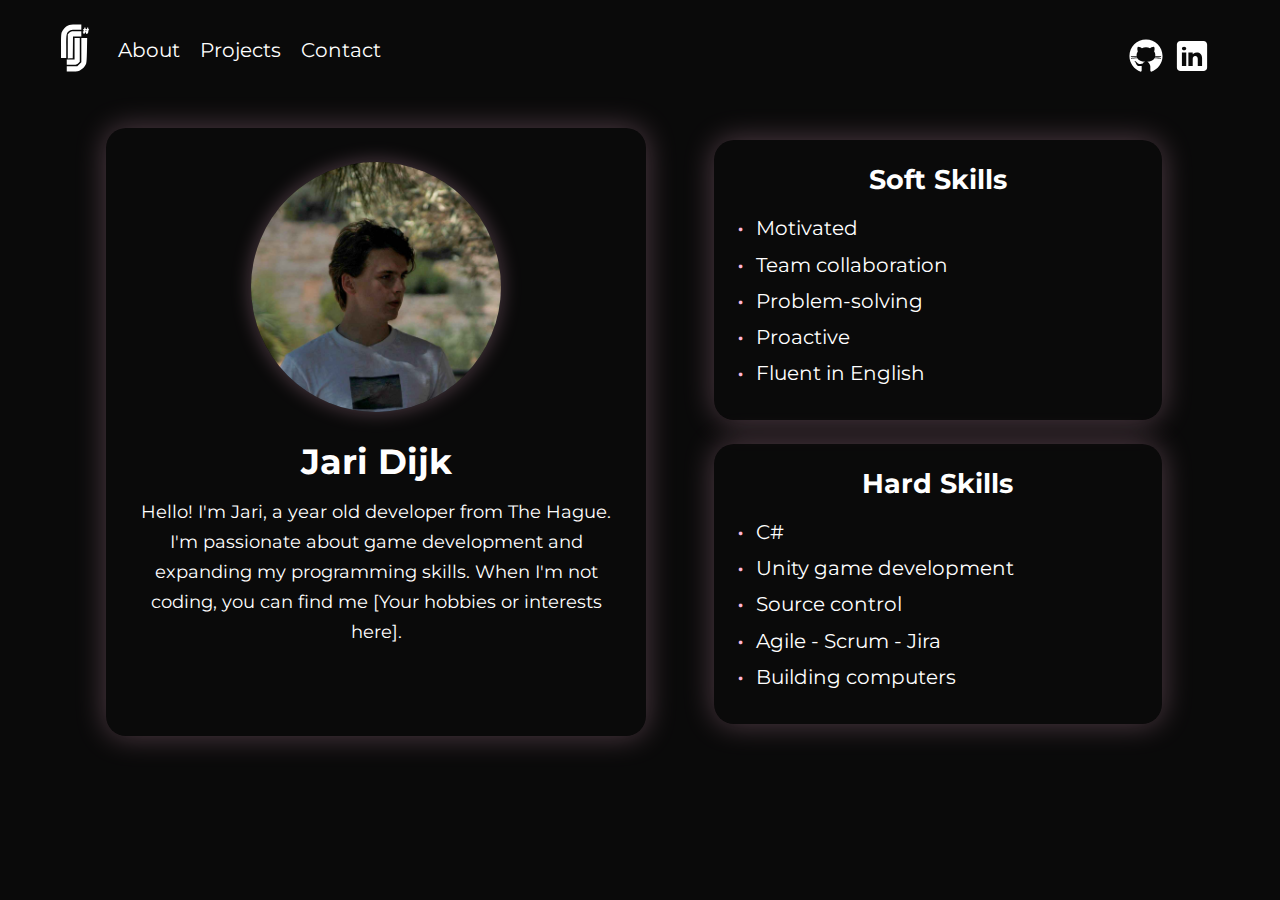
<file: about/index.html>
<!DOCTYPE html>
<html lang="en">
<head>
    <title>About</title>
    <link rel="stylesheet" href="/css/base-layout.css">
    <link rel="stylesheet" href="/css/about.css">
    <script src="/js/load-header.js"></script>
</head>
<body>
    <!-- Placeholder for the header -->
    <div id="header"></div>
 
    <div class="container">
        <section class="profile-section">
            <img src="/assets/imgs/profile.jpg" alt="Jari Dijk" class="profile-image">
            <h1 class="profile-name">Jari Dijk</h1>
            <p class="profile-bio">
                Hello! I'm Jari, a <span id="age"></span> year old developer from The Hague. I'm passionate about game development and expanding my programming skills. When I'm not coding, you can find me [Your hobbies or interests here].
            </p>
        </section>

        <section class="skills-section">
            <div class="skills-card soft-skills">
                <h2>Soft Skills</h2>
                <ul>
                    <li>Motivated</li>
                    <li>Team collaboration</li>
                    <li>Problem-solving</li>
                    <li>Proactive</li>
                    <li>Fluent in English</li>
                </ul>
            </div>
            <div class="skills-card hard-skills">
                <h2>Hard Skills</h2>
                <ul>
                    <li>C#</li>
                    <li>Unity game development</li>
                    <li>Source control</li>
                    <li>Agile - Scrum - Jira</li>
                    <li>Building computers</li>
                </ul>
            </div>
        </section>
            
    </div>
</body>
</html>
</file>
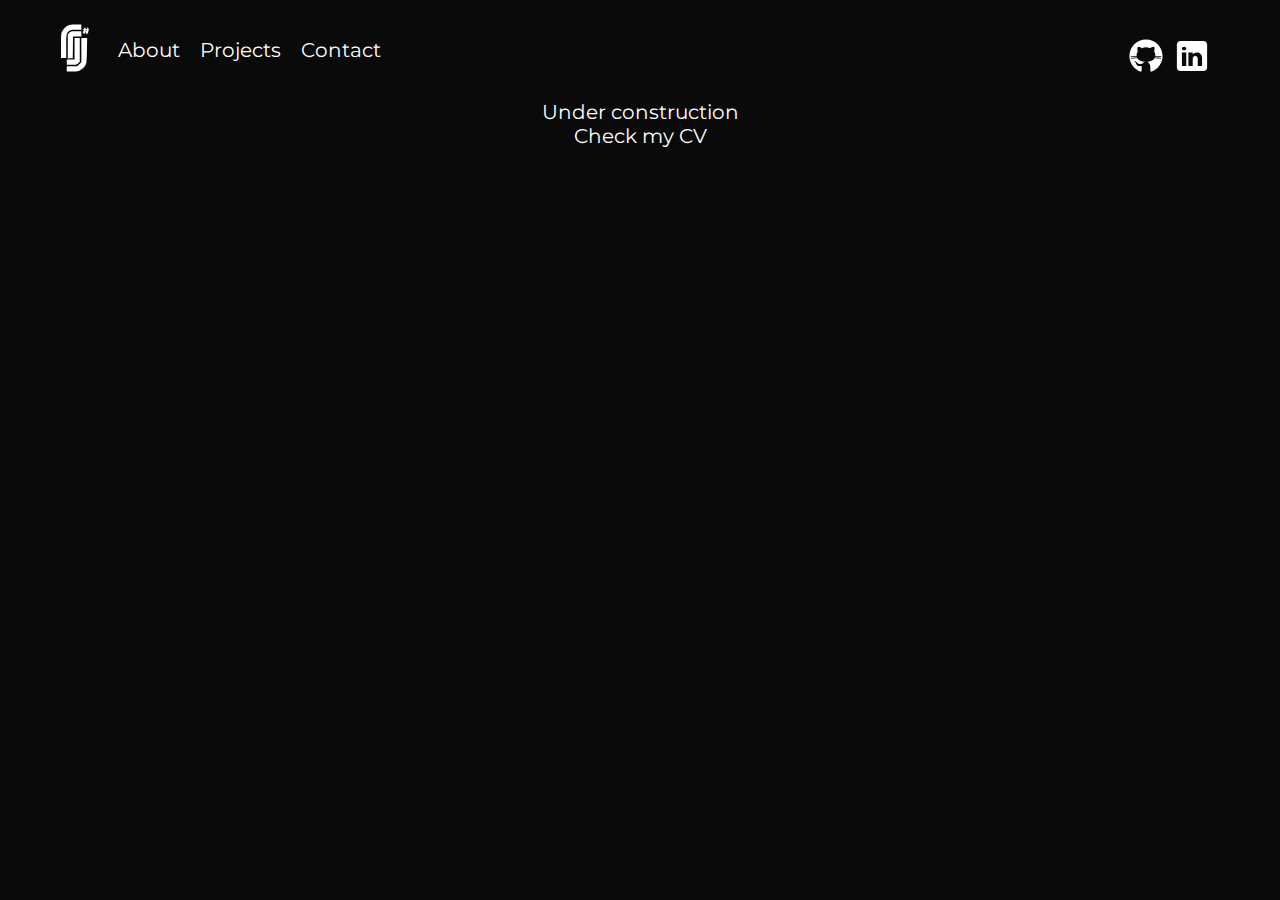
<file: contact/index.html>
<!DOCTYPE html>
<html lang="en">
<head>
    <title>Contact</title>
    <link rel="stylesheet" href="/css/base-layout.css" />
    <link rel="stylesheet" href="/css/contact.css" />
    <script src="/js/load-header.js"></script>
</head>
<body>
     <!-- Placeholder for the header -->
     <div id="header"></div>
    
     <p> Under construction </p>
     <p> Check my CV </p>
</body>
</file>
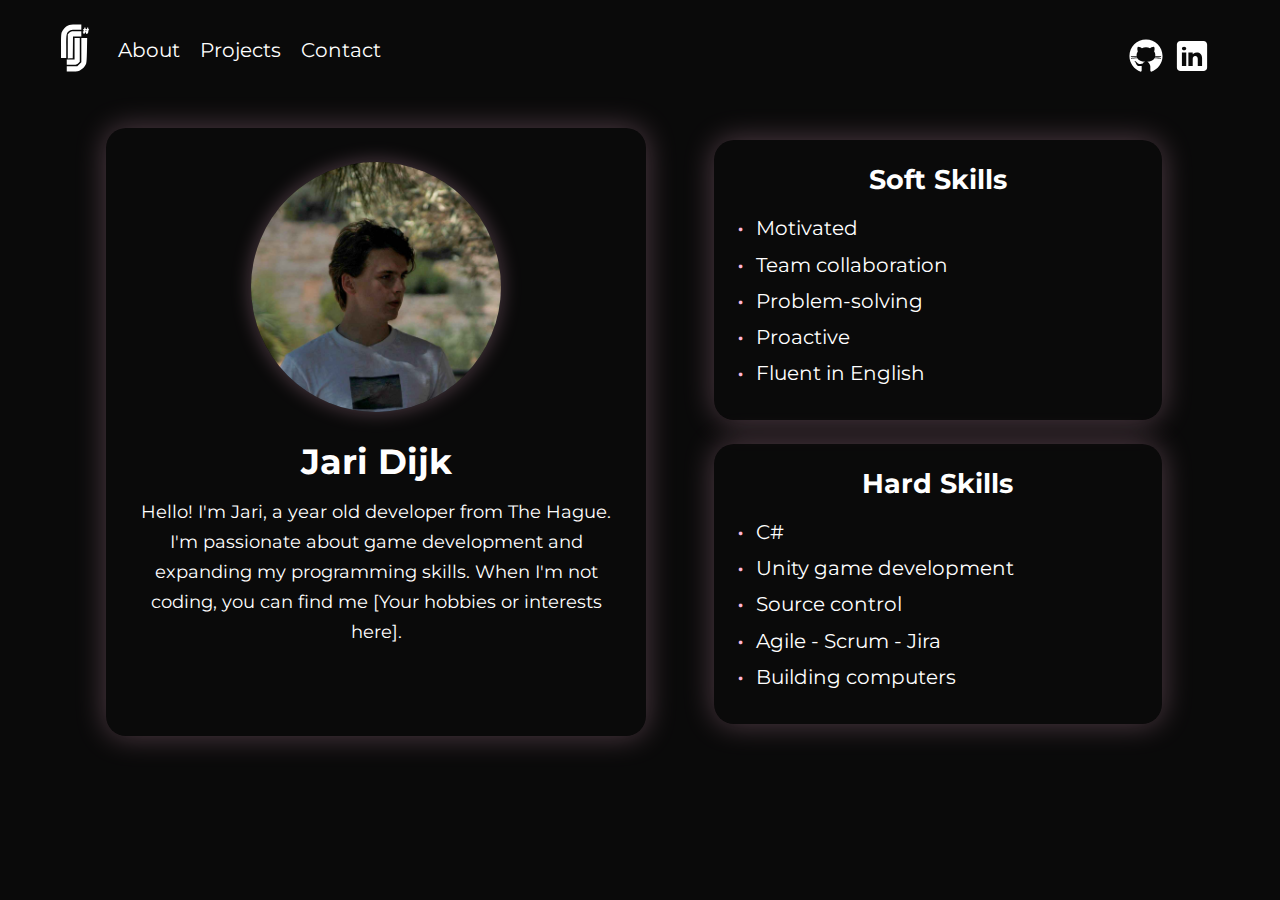
<file: about.html>
<!DOCTYPE html>
<html lang="en">
<head>
    <title>About</title>
    <link rel="stylesheet" href="/css/base-layout.css">
    <link rel="stylesheet" href="/css/about.css">
    <script src="/js/scripts.js"></script>
</head>
<body>
    <!-- Placeholder for the header -->
    <div id="header"></div>
 
    <div class="container">
        <section class="profile-section">
            <img src="/assets/imgs/profile.jpg" alt="Jari Dijk" class="profile-image">
            <h1 class="profile-name">Jari Dijk</h1>
            <p class="profile-bio">
                Hello! I'm Jari, a <span id="age"></span> year old developer from The Hague. I'm passionate about game development and expanding my programming skills. When I'm not coding, you can find me [Your hobbies or interests here].
            </p>
        </section>

        <section class="skills-section">
            <div class="skills-card soft-skills">
                <h2>Soft Skills</h2>
                <ul>
                    <li>Motivated</li>
                    <li>Team collaboration</li>
                    <li>Problem-solving</li>
                    <li>Proactive</li>
                    <li>Fluent in English</li>
                </ul>
            </div>
            <div class="skills-card hard-skills">
                <h2>Hard Skills</h2>
                <ul>
                    <li>C#</li>
                    <li>Unity game development</li>
                    <li>Source control</li>
                    <li>Agile - Scrum - Jira</li>
                    <li>Building computers</li>
                </ul>
            </div>
        </section>
            
    </div>
</body>
</html>
</file>
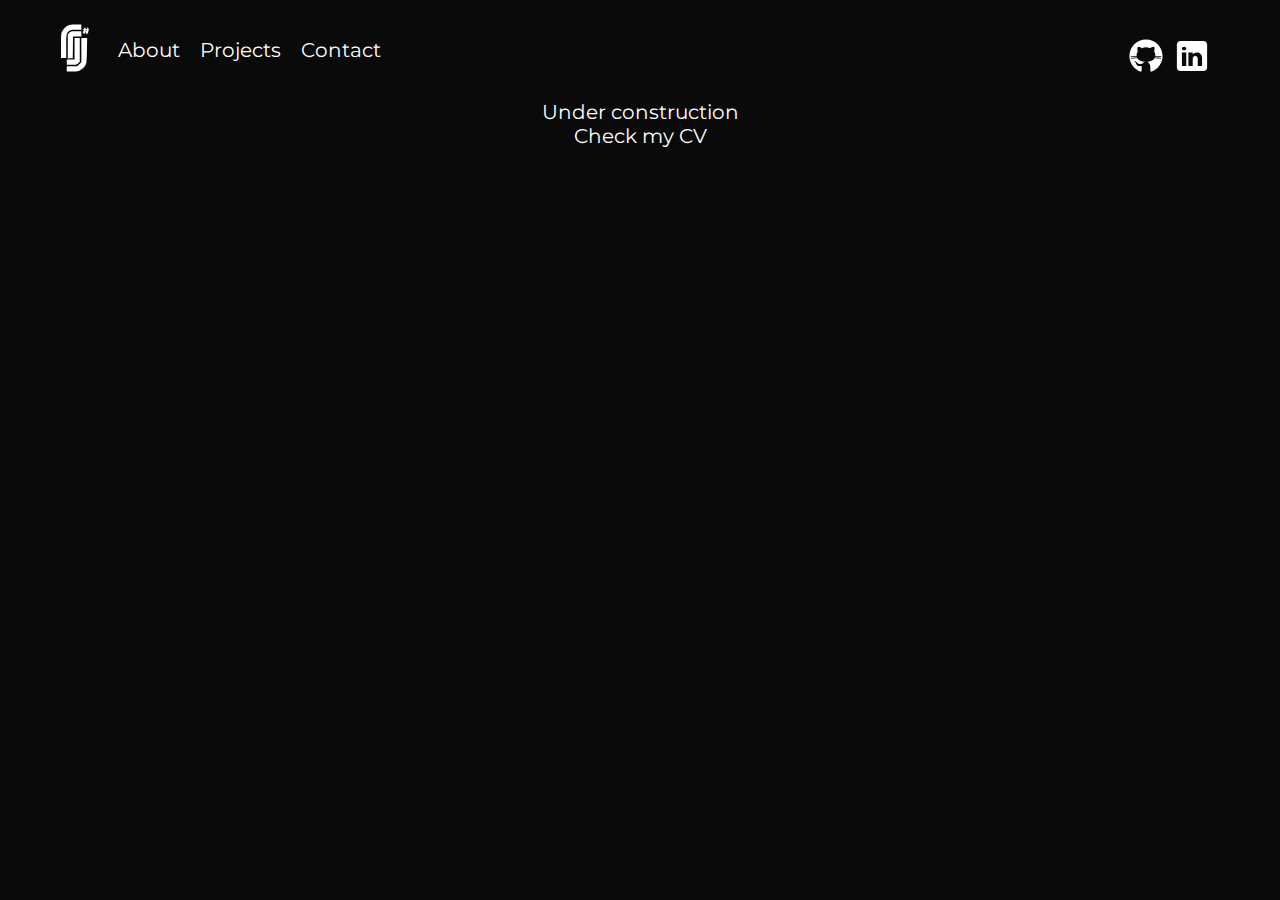
<file: contact.html>
<!DOCTYPE html>
<html lang="en">
<head>
    <title>Contact</title>
    <link rel="stylesheet" href="/css/base-layout.css" />
    <link rel="stylesheet" href="/css/contact.css" />
    <script src="/js/scripts.js"></script>
</head>
<body>
     <!-- Placeholder for the header -->
     <div id="header"></div>
    
     <p> Under construction </p>
     <p> Check my CV </p>
</body>
</file>
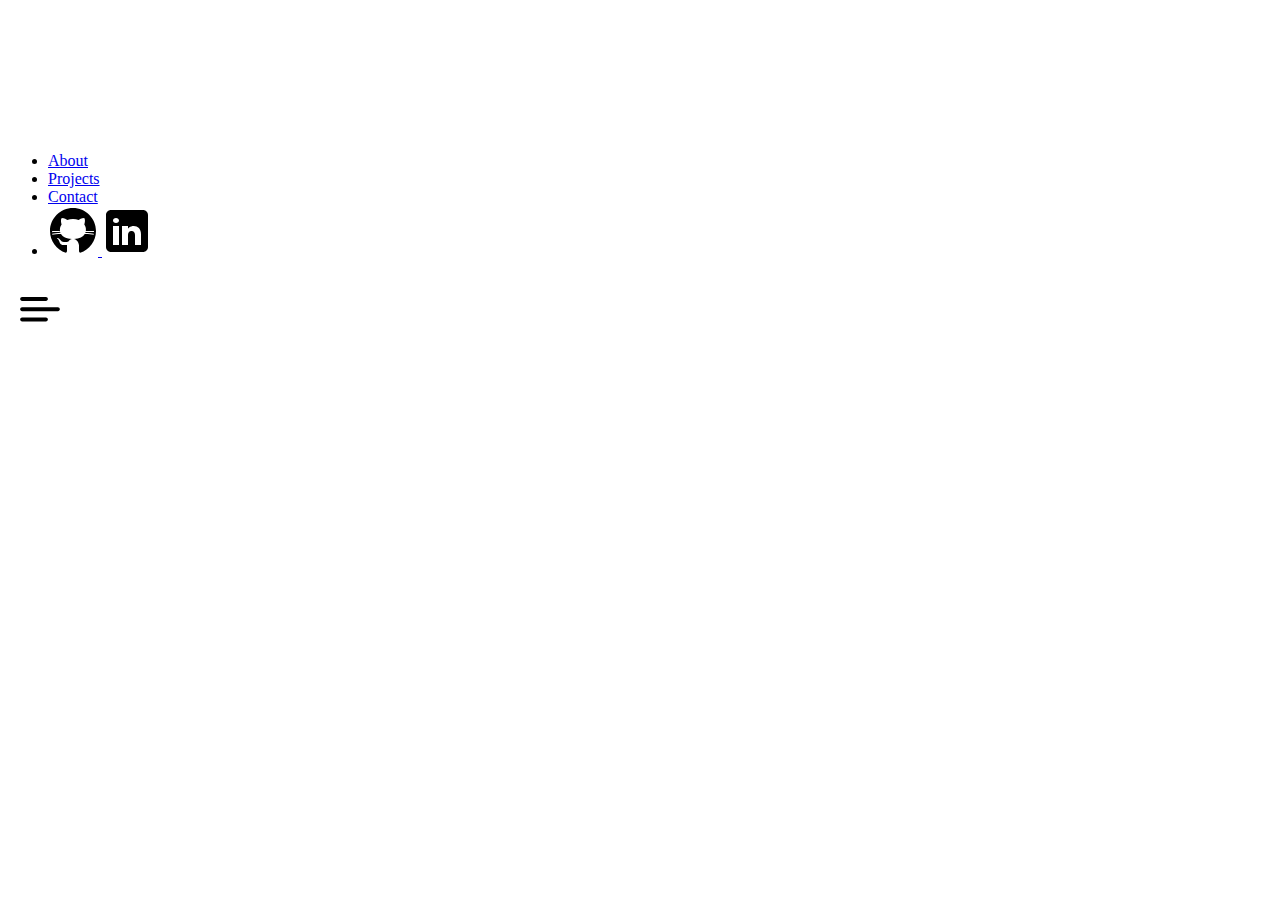
<file: header.html>
<html lang="en">
<head>
    <meta charset="UTF-8">
    <meta name="viewport" content="width=device-width, initial-scale=1.0">
    <link rel="preconnect" href="https://fonts.googleapis.com">
    <link rel="preconnect" href="https://fonts.gstatic.com" crossorigin>
    <link href="https://fonts.googleapis.com/css2?family=Montserrat:ital,wght@0,100..900;1,100..900&display=swap" rel="stylesheet">
    <link rel="icon" type="image/x-icon" href="/assets/favicon.svg">
</head>
<body>
    <header>
        <div class="logo">
            <a href="/"><img src="/assets/logo.svg" alt="Logo"></a>
        </div>
            <nav>
                <div class="nav-links">
                    <ul>
                        <li><a href="/about/">About</a></li>
                        <li><a href="/projects/">Projects</a></li>
                        <li><a href="/contact/">Contact</a></li>

                        <li class="socials">
                            <a href="https://github.com/JariPD"><img src="/assets/imgs/github.svg" alt="" class="filter-white"> </a>
                            <a href="https://www.linkedin.com/in/jari-dijk-59012a250/"> <img src="/assets/imgs/linkedin.svg" alt="" class="filter-white"> </a>
                        </li>
                    </ul>
                    
                </div>
            </nav>
        
        <div class="hamburger" id="hamburger">
            <img src="/assets/imgs/hamburger.svg" alt="hamburger" class="filter-white">
        </div>     
    </header>
</body>
</html>
</file>
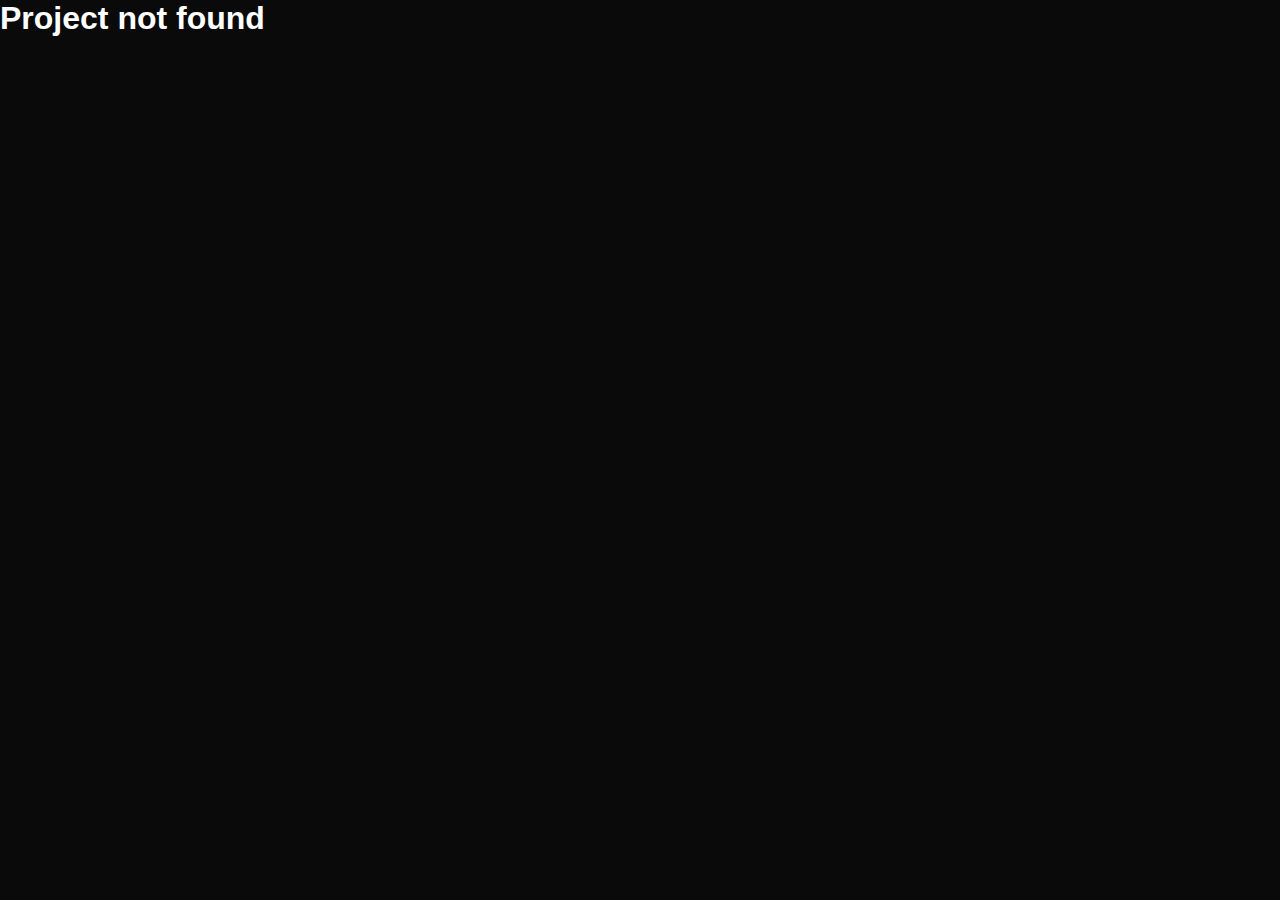
<file: project-page.html>
<!DOCTYPE html>
<html lang="en">
<head>
    <title>Project Titel</title>
    <link rel="stylesheet" href="/css/base-layout.css" />
    <link rel="stylesheet" href="/css/project-page.css" />
    <script src="/js/load-header.js"></script>
    <script src="/js/project-loader.js" defer></script> <!-- Make sure this script is loaded after DOM -->
</head>
<body>
     <!-- Placeholder for the header -->
     <div id="header"></div>

    <div class="container">
        <div class="project-content">
            <h1 id="project-title">Project Titel</h1>
            
            <div class="video-container" id="video-container">
                <iframe id="project-video" frameborder="0" allowfullscreen></iframe>
            </div>
            
            <div class="project-info">
                <h2>Project Details</h2>
                <p><span id="project-duration"></span></p>
                <p><span id="project-description"></span></p>
            </div>
            
            <div class="project-info">
                <h2>Gebruikte Technologieën</h2>
                <ul class="tech-list" id="project-technologies">
                </ul>
            </div>
            
            <div class="project-info" id="project-team-section">
                <h2>Teamleden en Rollen</h2>
                <ul class="team-list" id="project-team">
                </ul>
            </div>
        </div>
    </div>
</body>
</html>
</file>
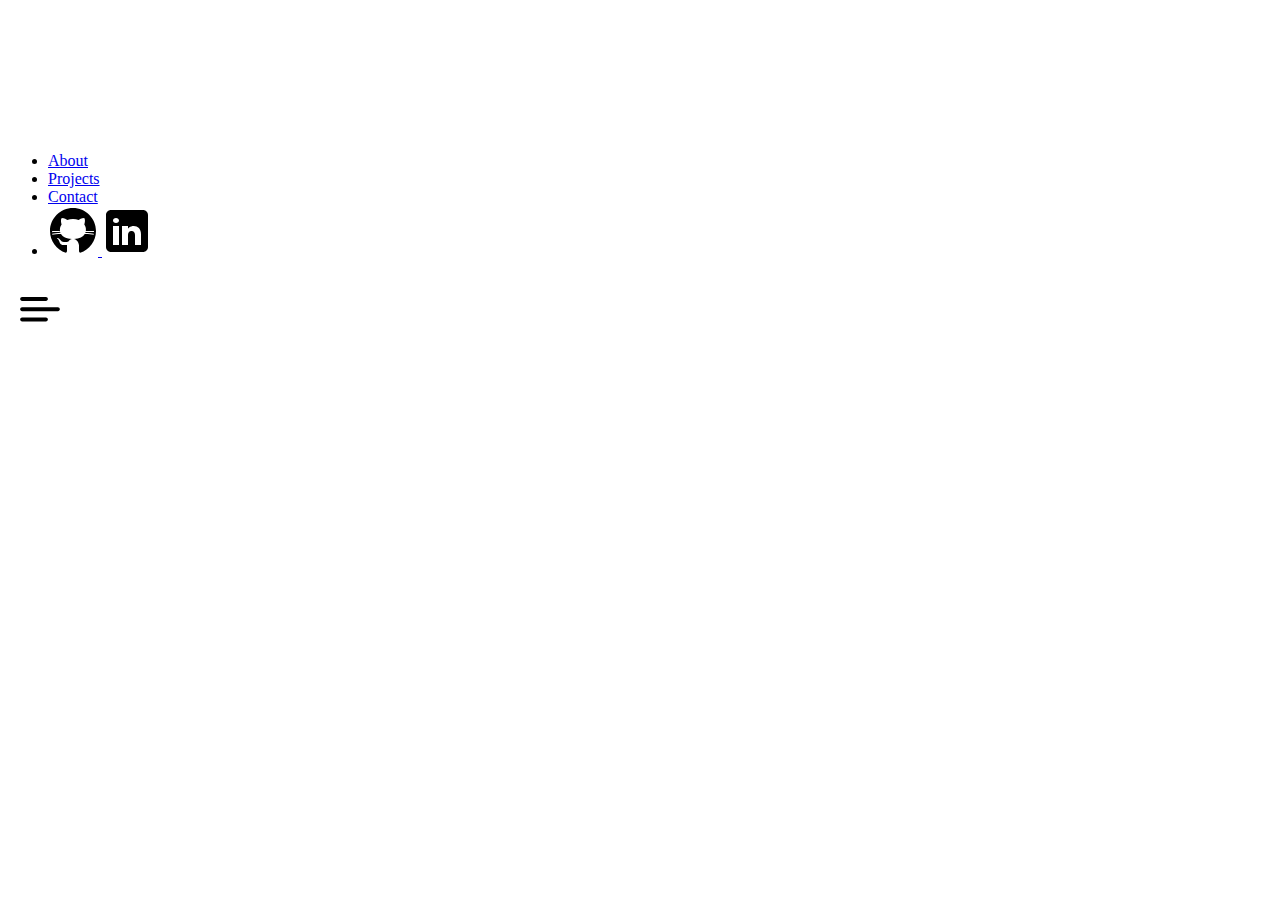
<file: pages/header.html>
<html lang="en">
<head>
    <meta charset="UTF-8">
    <meta name="viewport" content="width=device-width, initial-scale=1.0">
    <link rel="preconnect" href="https://fonts.googleapis.com">
    <link rel="preconnect" href="https://fonts.gstatic.com" crossorigin>
    <link href="https://fonts.googleapis.com/css2?family=Montserrat:ital,wght@0,100..900;1,100..900&display=swap" rel="stylesheet">
    <link rel="icon" type="image/x-icon" href="/assets/favicon.svg">
</head>
<body>
    <header>
        <div class="logo">
            <a href="index.html"><img src="/assets/logo.svg" alt="Logo"></a>
        </div>
            <nav>
                <div class="nav-links">
                    <ul>
                        <li><a href="about.html">About</a></li>
                        <li><a href="projects.html">Projects</a></li>
                        <li><a href="contact.html">Contact</a></li>

                        <li class="socials">
                            <a href="https://github.com/JariPD"><img src="/assets/imgs/github.svg" alt="" class="filter-white"> </a>
                            <a href="https://www.linkedin.com/in/jari-dijk-59012a250/"> <img src="/assets/imgs/linkedin.svg" alt="" class="filter-white"> </a>
                        </li>
                    </ul>
                    
                </div>
            </nav>
        
        <div class="hamburger" id="hamburger">
            <img src="/assets/imgs/hamburger.svg" alt="hamburger" class="filter-white">
        </div>     
    </header>
</body>
</html>
</file>
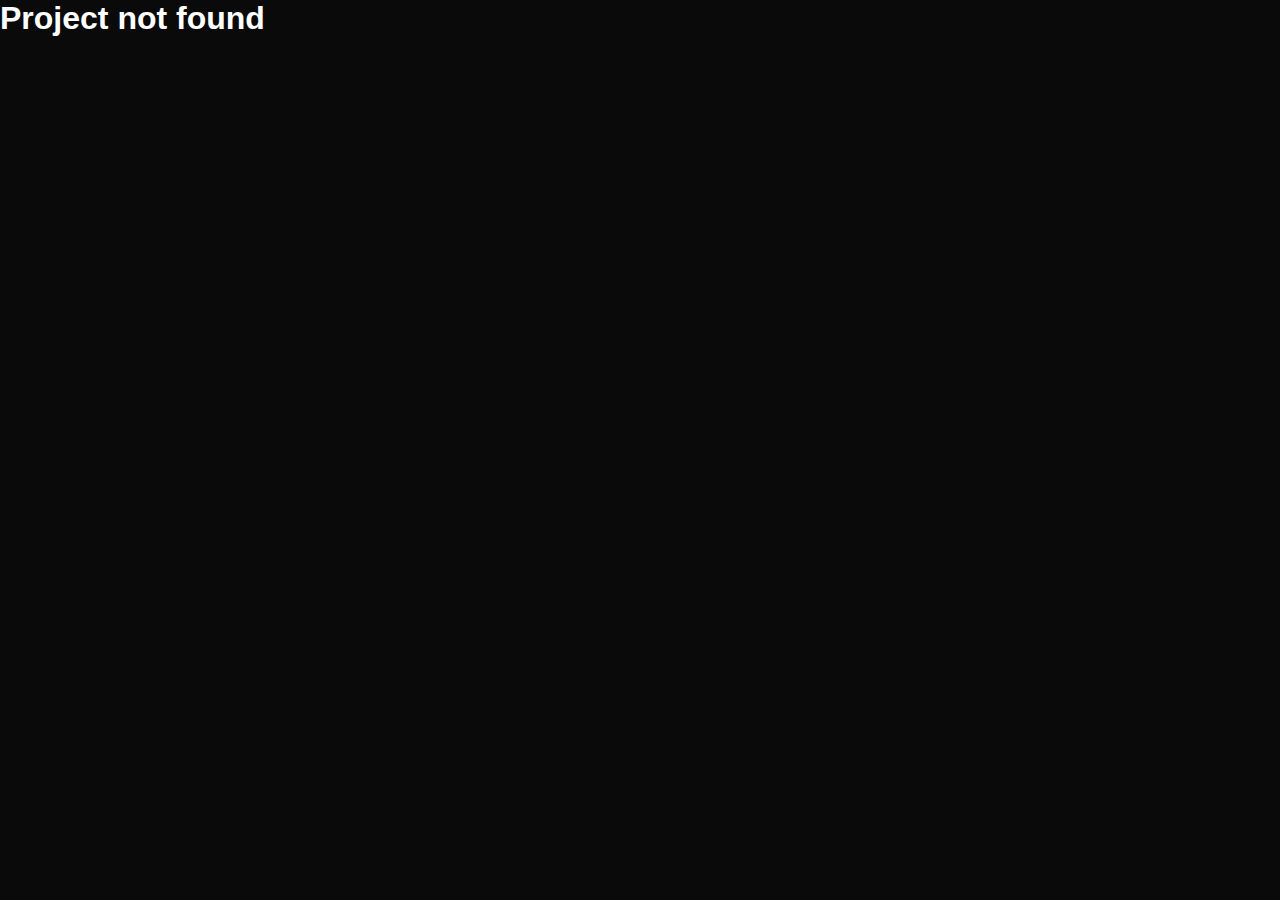
<file: pages/project-page.html>
<!DOCTYPE html>
<html lang="en">
<head>
    <title>Project Titel</title>
    <link rel="stylesheet" href="/css/base-layout.css" />
    <link rel="stylesheet" href="/css/project-page.css" />
    <script src="/js/scripts.js"></script>
    <script src="/js/project-loader.js" defer></script> <!-- Make sure this script is loaded after DOM -->
</head>
<body>
     <!-- Placeholder for the header -->
     <div id="header"></div>

    <div class="container">
        <div class="project-content">
            <h1 id="project-title">Project Titel</h1>
            
            <div class="video-container" id="video-container">
                <iframe id="project-video" frameborder="0" allowfullscreen></iframe>
            </div>
            
            <div class="project-info">
                <h2>Project Details</h2>
                <p><span id="project-duration"></span></p>
                <p><span id="project-description"></span></p>
            </div>
            
            <div class="project-info">
                <h2>Gebruikte Technologieën</h2>
                <ul class="tech-list" id="project-technologies">
                </ul>
            </div>
            
            <div class="project-info" id="project-team-section">
                <h2>Teamleden en Rollen</h2>
                <ul class="team-list" id="project-team">
                </ul>
            </div>
        </div>
    </div>
</body>
</html>
</file>
<file: css/base-layout.css>
/* ========== VARIABLES ========== */
:root {
  --c-black: #05091e;
  --c-blue: #46b4ff;
  --c-gray: #b6b6b6;
  --c-pink: #ffb8d9;
  --c-pink-low: #ffb8d98a;
  --c-pink-low-alpha: 255, 184, 217, 0.8;
  --c-white: #fff;
  --background: #0a0a0a;
  --filter-pink-hover: invert(81%) sepia(17%) saturate(1023%) hue-rotate(294deg)
    brightness(102%) contrast(101%);
}

* {
  margin: 0;
  padding: 0;
  box-sizing: border-box;
}

/* Scrollbar customization */
*::-webkit-scrollbar {
  width: 8px;
}

*::-webkit-scrollbar-thumb {
  background-color: #444;
  border-radius: 6px;
}

*::-webkit-scrollbar-track {
  background-color: #222;
  border-radius: 6px;
}

/* ========== TYPOGRAPHY ========== */
body {
  font-family: "Montserrat", sans-serif;
  font-optical-sizing: auto;
  font-size: 1.25rem;
  color: white;
  background-color: var(--background);
}

/* ========== HEADER ========== */
header {
  display: flex;
  align-items: center;
  padding: 1.5rem 3rem;
  height: 100px;
}

.logo img {
  position: relative;
  max-height: 50px;
  z-index: 2;
}

/* ========== NAVIGATION ========== */
.nav-links ul {
  display: flex;
  list-style: none;
  padding-left: 10px;
}

.nav-links ul li {
  padding: 0 10px;
}

.nav-links ul li a {
  color: var(--base);
  text-decoration: none;
}

.nav-links ul li a:hover {
  color: var(--c-pink);
}

/* ========== SOCIAL ICONS ========== */
.socials {
  display: flex;
  justify-content: flex-end;
  position: absolute;
  right: 60px;
}

.socials a {
  margin-left: 10px;
}

.socials a:hover img {
  filter: var(--filter-pink-hover);
  transform: scale(1.1);
}

.socials img {
  width: 36px;
  height: 36px;
}

/* ========== HAMBURGER ICON ========== */
.hamburger {
  display: none;
  flex-direction: column;
  cursor: pointer;
}

.filter-white {
  filter: invert(99%) sepia(0%) saturate(1697%) hue-rotate(67deg)
    brightness(106%) contrast(100%);
}

/* ========== MEDIA QUERIES ========== */
@media (max-width: 768px) {
  header {
    padding: 1rem;
  }

  .nav-links {
    display: none;
    position: absolute;
    top: 70px;
    left: 0;
    width: 100%;
    background-color: var(--background);
    padding: 20px;
    box-shadow: 0 5px 10px rgba(0, 0, 0, 0.2);
    z-index: 1;
  }

  .nav-links.active {
    display: block;
  }

  .nav-links ul {
    flex-direction: column;
    align-items: center;
  }

  .nav-links ul li {
    margin: 10px 0;
  }

  .socials {
    position: static;
    justify-content: center;
    margin-top: 20px;
  }

  .hamburger {
    display: block;
    position: absolute;
    right: 20px;
  }
}
</file>
<file: css/about.css>
.container {
    display: flex;
    flex-wrap: wrap;
    justify-content: center;
    max-width: 1200px;
    margin: 0 auto;
    padding: 0 3%;
}

.profile-section {
    flex: 1;
    min-width: 300px;
    width: 45%;
    margin: 2.5%;
    text-align: center;
    padding: 3%;
    border-radius: 20px;
    box-shadow: 0 0 30px rgba(255, 184, 217, 0.3);
}

.profile-image {
    width: 80%;
    max-width: 250px;
    aspect-ratio: 1 / 1;
    object-fit: cover;
    border-radius: 50%;
    box-shadow: 0 0 20px rgba(255, 184, 217, 0.3);
    margin-bottom: 5%;
}

.profile-name {
    font-size: 2.2rem;
    font-weight: bold;
    margin-bottom: 3%;
}

.profile-bio {
    font-size: 1.1rem;
    line-height: 1.7;
}

.skills-section {
    flex: 1;
    display: flex;
    flex-wrap: wrap;
    justify-content: center;
    width: 45%;
    margin: 2.5%;
}

.skills-card {
    flex: 1;
    min-width: 250px;
    margin: 2.5%;
    padding: 5%;
    border-radius: 20px;
    box-shadow: 0 0 30px rgba(255, 184, 217, 0.3);
}

.skills-card h2 {
    font-size: 1.7rem;
    margin-bottom: 5%;
    text-align: center;
}

.skills-card ul {
    list-style-type: none;
    padding: 0;
}

.skills-card li {
    margin-bottom: 3%;
    padding-left: 0;
    position: relative;
    display: flex;
    align-items: center;
}

.skills-card li::before {
    content: "•";
    color: var(--c-pink);
    font-size: 1.2em;
    margin-right: 3%;
    line-height: 0;
}

@media (max-width: 768px) {
    .container {
        flex-direction: column;
        align-items: center;
    }
    .profile-section,
    .skills-section {
        width: 90%;
        margin: 5% 0;
    }
    .skills-card {
        margin-bottom: 5%;
    }
}
</file>
<file: css/contact.css>
*{
    text-align: center;
}
</file>
<file: css/project-page.css>
* {
    margin: 0;
    padding: 0;
    box-sizing: border-box;
}

body {
    font-family: "Montserrat", sans-serif;
    font-optical-sizing: auto;
    font-size: 1.25rem;
    color: white;
    background-color: var(--background);
}

/* Header styles */
header {
    display: flex;
    align-items: center;
    padding: 1.5rem 3%;
    width: 100%;
}

.logo img {
    max-height: 50px;
}

.nav-links ul {
    display: flex;
    list-style: none;
    padding-left: 10px;
}

.nav-links ul li {
    padding: 0 10px;
}

.nav-links ul li a {
    color: var(--c-white);
    text-decoration: none;
}

.nav-links ul li a:hover {
    color: var(--c-pink);
}

/* Project page specific styles */
.container {
    display: flex;
    width: 90%;
    max-width: 1200px;
    margin: 0 auto;
    padding: 3%;
}

.project-content {
    width: 100%;
    text-align: center;
    padding: 3%;
    border-radius: 20px;
    box-shadow: 0 0 30px rgba(255, 184, 217, 0.3);
    background-color: #1e1e1e;
}

.video-container {
    position: relative;
    padding-bottom: 56.25%;
    height: 0;
    overflow: hidden;
    margin-bottom: 3%;
}

.video-container iframe {
    position: absolute;
    top: 0;
    left: 0;
    width: 100%;
    height: 100%;
}

h1 {
    font-size: 2rem;
    margin-bottom: 2%;
}

.project-info {
    text-align: left;
    margin-bottom: 3%;
    padding: 2%;
    background-color: rgba(255, 255, 255, 0.1);
    border-radius: 10px;
}

.project-info h2 {
    font-size: 1.5rem;
    margin-bottom: 1%;
    color: var(--c-pink);
}

.project-info p {
    margin-bottom: .5rem;   
}

.tech-list, .team-list {
    list-style-type: none;
    padding-left: 0;
}

.tech-list li, .team-list li {
    margin-bottom: 0.5%;
}


/* Media Queries for Responsiveness */
@media (max-width: 1024px) {
    .container {
        width: 95%;
    }
}

@media (max-width: 768px) {
    .container {
        width: 98%;
        padding: 2%;
    }
    .project-content {
        padding: 5%;
    }
    h1 {
        font-size: 1.75rem;
    }
    .project-info h2 {
        font-size: 1.25rem;
    }
}

@media (max-width: 480px) {
    body {
        font-size: 1rem;
    }
    h1 {
        font-size: 1.5rem;
    }
    .project-info h2 {
        font-size: 1.1rem;
    }
}
</file>
